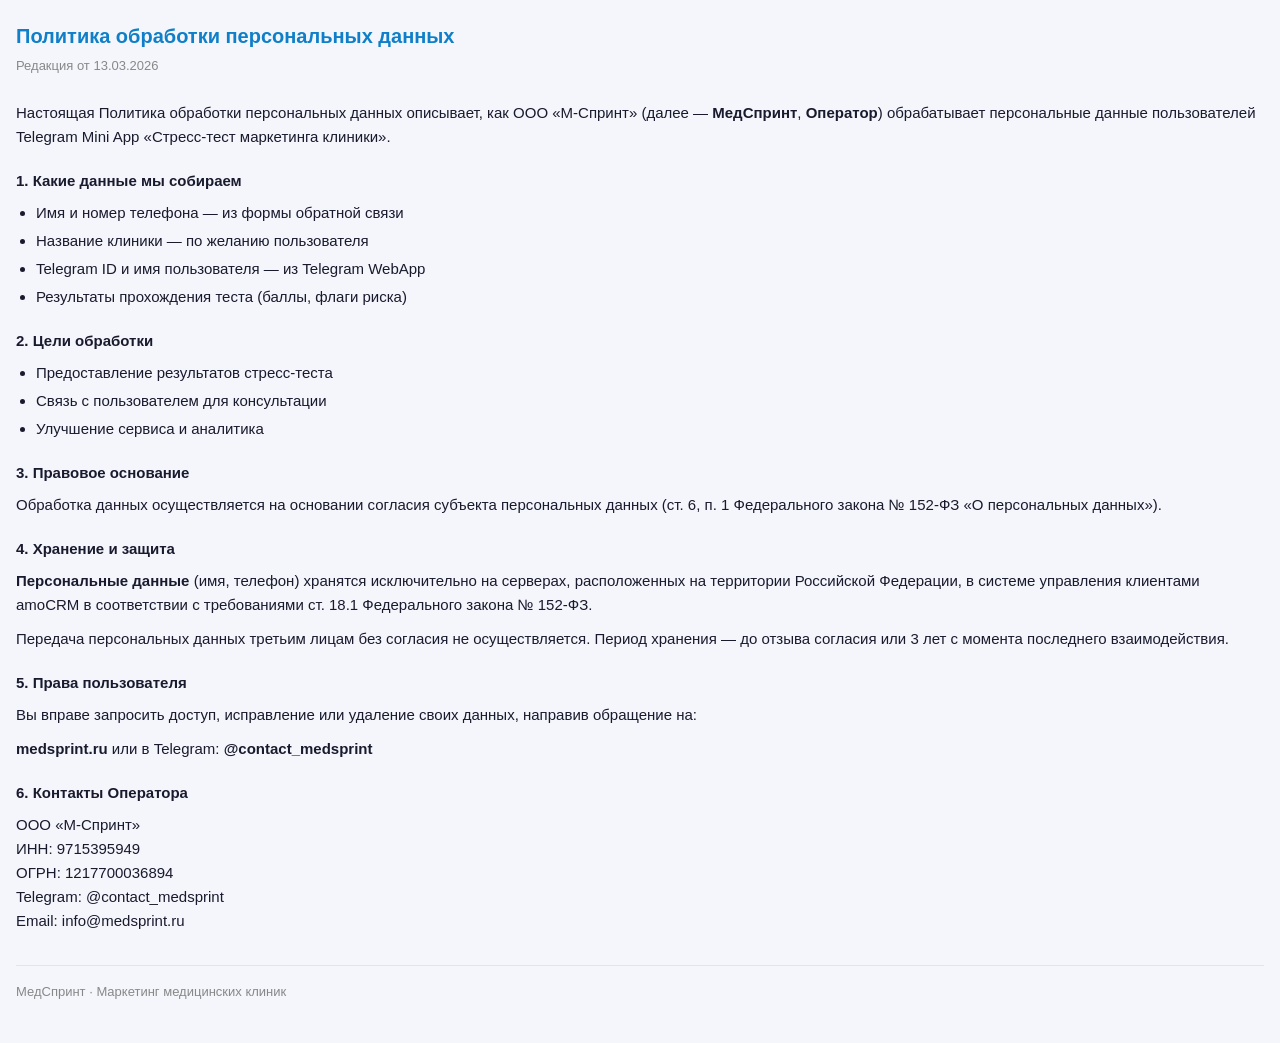
<file: tg-app/privacy.html>
<!DOCTYPE html>
<html lang="ru">
<head>
  <meta charset="UTF-8">
  <meta name="viewport" content="width=device-width, initial-scale=1.0, maximum-scale=1.0">
  <title>Политика обработки персональных данных — МедСпринт</title>
  <style>
    * { box-sizing: border-box; margin: 0; padding: 0; }
    body {
      font-family: -apple-system, BlinkMacSystemFont, 'Segoe UI', sans-serif;
      font-size: 15px;
      line-height: 1.6;
      color: #1a1a2e;
      background: #f4f6fb;
      padding: 20px 16px 40px;
    }
    h1 {
      font-size: 20px;
      font-weight: 700;
      margin-bottom: 4px;
      color: #0e7fc8;
    }
    .updated {
      font-size: 13px;
      color: #888;
      margin-bottom: 24px;
    }
    h2 {
      font-size: 15px;
      font-weight: 700;
      margin: 20px 0 8px;
      color: #1a1a2e;
    }
    p { margin-bottom: 10px; }
    ul {
      margin: 8px 0 10px 20px;
    }
    ul li { margin-bottom: 4px; }
    .footer {
      margin-top: 32px;
      font-size: 13px;
      color: #888;
      border-top: 1px solid #e0e4ee;
      padding-top: 16px;
    }
  </style>
</head>
<body>

<h1>Политика обработки персональных данных</h1>
<div class="updated">Редакция от 13.03.2026</div>

<p>Настоящая Политика обработки персональных данных описывает, как ООО «М-Спринт» (далее — <strong>МедСпринт</strong>, <strong>Оператор</strong>) обрабатывает персональные данные пользователей Telegram Mini App «Стресс-тест маркетинга клиники».</p>

<h2>1. Какие данные мы собираем</h2>
<ul>
  <li>Имя и номер телефона — из формы обратной связи</li>
  <li>Название клиники — по желанию пользователя</li>
  <li>Telegram ID и имя пользователя — из Telegram WebApp</li>
  <li>Результаты прохождения теста (баллы, флаги риска)</li>
</ul>

<h2>2. Цели обработки</h2>
<ul>
  <li>Предоставление результатов стресс-теста</li>
  <li>Связь с пользователем для консультации</li>
  <li>Улучшение сервиса и аналитика</li>
</ul>

<h2>3. Правовое основание</h2>
<p>Обработка данных осуществляется на основании согласия субъекта персональных данных (ст. 6, п. 1 Федерального закона № 152-ФЗ «О персональных данных»).</p>

<h2>4. Хранение и защита</h2>
<p><strong>Персональные данные</strong> (имя, телефон) хранятся исключительно на серверах, расположенных на территории Российской Федерации, в системе управления клиентами amoCRM в соответствии с требованиями ст. 18.1 Федерального закона № 152-ФЗ.</p>
<p>Передача персональных данных третьим лицам без согласия не осуществляется. Период хранения — до отзыва согласия или 3 лет с момента последнего взаимодействия.</p>

<h2>5. Права пользователя</h2>
<p>Вы вправе запросить доступ, исправление или удаление своих данных, направив обращение на:</p>
<p><strong>medsprint.ru</strong> или в Telegram: <strong>@contact_medsprint</strong></p>

<h2>6. Контакты Оператора</h2>
<p>ООО «М-Спринт»<br>
ИНН: 9715395949<br>
ОГРН: 1217700036894<br>
Telegram: @contact_medsprint<br>
Email: info@medsprint.ru</p>

<div class="footer">МедСпринт · Маркетинг медицинских клиник</div>

</body>
</html>
</file>
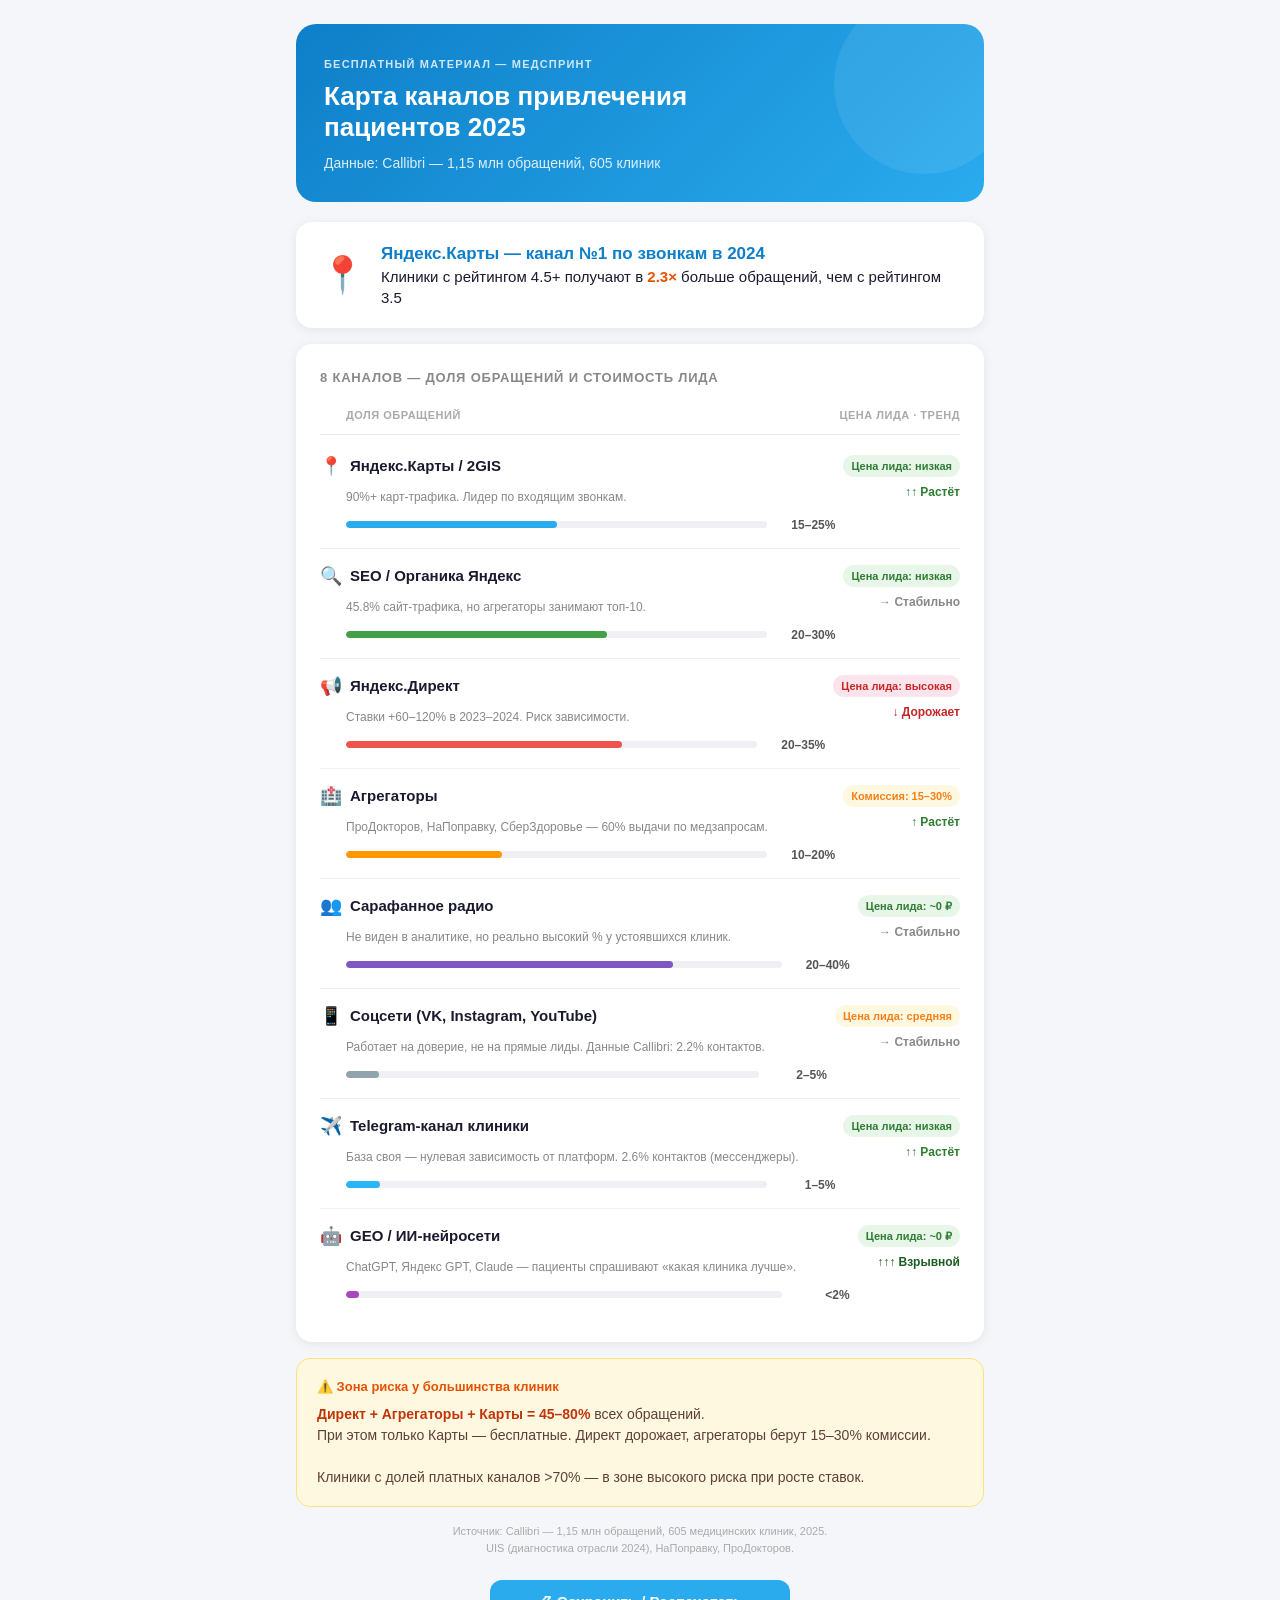
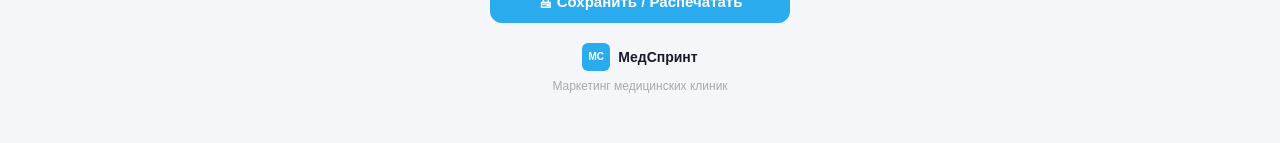
<file: tg-app/materials/channels-map.html>
<!DOCTYPE html>
<html lang="ru">
<head>
  <meta charset="UTF-8">
  <meta name="viewport" content="width=device-width, initial-scale=1.0">
  <title>Карта каналов привлечения пациентов 2025 — МедСпринт</title>
  <style>
    *, *::before, *::after { box-sizing: border-box; margin: 0; padding: 0; }

    body {
      font-family: -apple-system, BlinkMacSystemFont, "Segoe UI", Roboto, sans-serif;
      background: #f4f6f9;
      color: #1a1a2e;
      line-height: 1.5;
      min-height: 100vh;
    }

    .page {
      max-width: 720px;
      margin: 0 auto;
      padding: 24px 16px 48px;
    }

    /* ─── Header ─── */
    .header {
      background: linear-gradient(135deg, #0e7fc8 0%, #2AABEE 100%);
      border-radius: 20px;
      padding: 32px 28px 28px;
      color: #fff;
      margin-bottom: 20px;
      position: relative;
      overflow: hidden;
    }
    .header::after {
      content: '';
      position: absolute;
      right: -30px; top: -30px;
      width: 180px; height: 180px;
      border-radius: 50%;
      background: rgba(255,255,255,0.08);
      pointer-events: none;
    }
    .header-label {
      font-size: 11px;
      font-weight: 600;
      letter-spacing: 1.2px;
      text-transform: uppercase;
      opacity: 0.8;
      margin-bottom: 8px;
    }
    .header-title {
      font-size: 26px;
      font-weight: 800;
      line-height: 1.2;
      margin-bottom: 10px;
    }
    .header-sub {
      font-size: 14px;
      opacity: 0.85;
    }

    /* ─── Hero stat ─── */
    .hero-stat {
      background: #fff;
      border-radius: 16px;
      padding: 20px 24px;
      margin-bottom: 16px;
      display: flex;
      align-items: center;
      gap: 16px;
      box-shadow: 0 2px 12px rgba(0,0,0,0.07);
    }
    .hero-stat-icon {
      font-size: 36px;
      flex-shrink: 0;
    }
    .hero-stat-text {
      font-size: 15px;
      font-weight: 500;
      color: #1a1a2e;
      line-height: 1.4;
    }
    .hero-stat-text strong {
      color: #0e7fc8;
      font-size: 17px;
    }

    /* ─── Section card ─── */
    .card {
      background: #fff;
      border-radius: 16px;
      padding: 24px;
      margin-bottom: 16px;
      box-shadow: 0 2px 12px rgba(0,0,0,0.07);
    }
    .card-title {
      font-size: 13px;
      font-weight: 700;
      letter-spacing: 0.8px;
      text-transform: uppercase;
      color: #888;
      margin-bottom: 20px;
    }

    /* ─── Channel rows ─── */
    .channel-row {
      display: grid;
      grid-template-columns: 1fr auto;
      align-items: start;
      gap: 8px;
      padding: 14px 0;
      border-bottom: 1px solid #f0f0f4;
    }
    .channel-row:last-child { border-bottom: none; }

    .channel-left {}
    .channel-name-wrap {
      display: flex;
      align-items: center;
      gap: 8px;
      margin-bottom: 8px;
    }
    .channel-emoji { font-size: 18px; }
    .channel-name {
      font-size: 15px;
      font-weight: 600;
      color: #1a1a2e;
    }
    .channel-desc {
      font-size: 12px;
      color: #888;
      margin-bottom: 10px;
      padding-left: 26px;
    }

    .bar-wrap {
      display: flex;
      align-items: center;
      gap: 8px;
      padding-left: 26px;
    }
    .bar-track {
      flex: 1;
      height: 7px;
      background: #f0f0f4;
      border-radius: 99px;
      overflow: hidden;
    }
    .bar-fill {
      height: 100%;
      border-radius: 99px;
    }
    .bar-label {
      font-size: 12px;
      font-weight: 600;
      color: #555;
      white-space: nowrap;
      min-width: 60px;
      text-align: right;
    }

    .channel-right {
      display: flex;
      flex-direction: column;
      align-items: flex-end;
      gap: 6px;
      padding-top: 2px;
    }

    .badge {
      font-size: 11px;
      font-weight: 600;
      padding: 3px 8px;
      border-radius: 99px;
      white-space: nowrap;
    }
    .badge-green  { background: #e8f5e9; color: #2e7d32; }
    .badge-yellow { background: #fff8e1; color: #f57f17; }
    .badge-red    { background: #fce4ec; color: #c62828; }
    .badge-blue   { background: #e3f2fd; color: #1565c0; }
    .badge-gray   { background: #f0f0f4; color: #666; }

    .trend {
      font-size: 12px;
      font-weight: 700;
    }
    .trend-up2   { color: #2e7d32; }
    .trend-up3   { color: #1b5e20; }
    .trend-flat  { color: #888; }
    .trend-down  { color: #c62828; }

    /* ─── Column headers ─── */
    .col-headers {
      display: grid;
      grid-template-columns: 1fr auto;
      gap: 8px;
      padding: 0 0 10px;
      border-bottom: 1.5px solid #e8eaf0;
      margin-bottom: 4px;
    }
    .col-header-left {
      font-size: 11px;
      font-weight: 600;
      color: #aaa;
      text-transform: uppercase;
      letter-spacing: 0.5px;
      padding-left: 26px;
    }
    .col-header-right {
      font-size: 11px;
      font-weight: 600;
      color: #aaa;
      text-transform: uppercase;
      letter-spacing: 0.5px;
      text-align: right;
      white-space: nowrap;
    }

    /* ─── Risk insight ─── */
    .risk-box {
      background: #fff8e1;
      border: 1.5px solid #ffe082;
      border-radius: 14px;
      padding: 18px 20px;
      margin-bottom: 16px;
    }
    .risk-box-title {
      font-size: 13px;
      font-weight: 700;
      color: #e65100;
      margin-bottom: 8px;
    }
    .risk-box p {
      font-size: 14px;
      color: #5d4037;
      line-height: 1.5;
    }
    .risk-box strong { color: #bf360c; }

    /* ─── Source ─── */
    .source {
      font-size: 11px;
      color: #aaa;
      text-align: center;
      margin-bottom: 24px;
      line-height: 1.5;
    }

    /* ─── Footer ─── */
    .footer {
      text-align: center;
    }
    .footer-logo {
      display: inline-flex;
      align-items: center;
      gap: 8px;
      margin-bottom: 6px;
    }
    .footer-logo-box {
      width: 28px; height: 28px;
      background: #2AABEE;
      border-radius: 6px;
      display: flex; align-items: center; justify-content: center;
      color: #fff;
      font-size: 10px;
      font-weight: 800;
      line-height: 1;
    }
    .footer-logo-name {
      font-size: 14px;
      font-weight: 700;
      color: #1a1a2e;
    }
    .footer-tagline {
      font-size: 12px;
      color: #aaa;
    }

    /* ─── Print button ─── */
    .print-btn {
      display: block;
      width: 100%;
      max-width: 300px;
      margin: 0 auto 20px;
      padding: 13px 0;
      background: #2AABEE;
      color: #fff;
      border: none;
      border-radius: 12px;
      font-size: 15px;
      font-weight: 600;
      cursor: pointer;
      text-align: center;
    }
    .print-btn:active { opacity: 0.85; }

    @media print {
      body { background: #fff; }
      .page { padding: 0; }
      .print-btn { display: none; }
      .card, .hero-stat, .risk-box { box-shadow: none; }
    }
    @media (max-width: 480px) {
      .header-title { font-size: 22px; }
    }
  </style>
</head>
<body>
<div class="page">

  <!-- Header -->
  <div class="header">
    <div class="header-label">Бесплатный материал — МедСпринт</div>
    <div class="header-title">Карта каналов привлечения<br>пациентов 2025</div>
    <div class="header-sub">Данные: Callibri — 1,15 млн обращений, 605 клиник</div>
  </div>

  <!-- Hero stat -->
  <div class="hero-stat">
    <div class="hero-stat-icon">📍</div>
    <div class="hero-stat-text">
      <strong>Яндекс.Карты — канал №1 по звонкам в 2024</strong><br>
      Клиники с рейтингом 4.5+ получают в <strong style="color:#e65100;font-size:inherit">2.3×</strong> больше обращений, чем с рейтингом 3.5
    </div>
  </div>

  <!-- Channels table -->
  <div class="card">
    <div class="card-title">8 каналов — доля обращений и стоимость лида</div>

    <!-- Подписи колонок -->
    <div class="col-headers">
      <div class="col-header-left">Доля обращений</div>
      <div class="col-header-right">Цена лида · Тренд</div>
    </div>

    <!-- 1. Яндекс.Карты -->
    <div class="channel-row">
      <div class="channel-left">
        <div class="channel-name-wrap">
          <span class="channel-emoji">📍</span>
          <span class="channel-name">Яндекс.Карты / 2GIS</span>
        </div>
        <div class="channel-desc">90%+ карт-трафика. Лидер по входящим звонкам.</div>
        <div class="bar-wrap">
          <div class="bar-track"><div class="bar-fill" style="width:50%;background:#2AABEE"></div></div>
          <div class="bar-label">15–25%</div>
        </div>
      </div>
      <div class="channel-right">
        <span class="badge badge-green">Цена лида: низкая</span>
        <span class="trend trend-up2">↑↑ Растёт</span>
      </div>
    </div>

    <!-- 2. SEO -->
    <div class="channel-row">
      <div class="channel-left">
        <div class="channel-name-wrap">
          <span class="channel-emoji">🔍</span>
          <span class="channel-name">SEO / Органика Яндекс</span>
        </div>
        <div class="channel-desc">45.8% сайт-трафика, но агрегаторы занимают топ-10.</div>
        <div class="bar-wrap">
          <div class="bar-track"><div class="bar-fill" style="width:62%;background:#43a047"></div></div>
          <div class="bar-label">20–30%</div>
        </div>
      </div>
      <div class="channel-right">
        <span class="badge badge-green">Цена лида: низкая</span>
        <span class="trend trend-flat">→ Стабильно</span>
      </div>
    </div>

    <!-- 3. Директ -->
    <div class="channel-row">
      <div class="channel-left">
        <div class="channel-name-wrap">
          <span class="channel-emoji">📢</span>
          <span class="channel-name">Яндекс.Директ</span>
        </div>
        <div class="channel-desc">Ставки +60–120% в 2023–2024. Риск зависимости.</div>
        <div class="bar-wrap">
          <div class="bar-track"><div class="bar-fill" style="width:67%;background:#ef5350"></div></div>
          <div class="bar-label">20–35%</div>
        </div>
      </div>
      <div class="channel-right">
        <span class="badge badge-red">Цена лида: высокая</span>
        <span class="trend trend-down">↓ Дорожает</span>
      </div>
    </div>

    <!-- 4. Агрегаторы -->
    <div class="channel-row">
      <div class="channel-left">
        <div class="channel-name-wrap">
          <span class="channel-emoji">🏥</span>
          <span class="channel-name">Агрегаторы</span>
        </div>
        <div class="channel-desc">ПроДокторов, НаПоправку, СберЗдоровье — 60% выдачи по медзапросам.</div>
        <div class="bar-wrap">
          <div class="bar-track"><div class="bar-fill" style="width:37%;background:#ff9800"></div></div>
          <div class="bar-label">10–20%</div>
        </div>
      </div>
      <div class="channel-right">
        <span class="badge badge-yellow">Комиссия: 15–30%</span>
        <span class="trend trend-up2">↑ Растёт</span>
      </div>
    </div>

    <!-- 5. Сарафан -->
    <div class="channel-row">
      <div class="channel-left">
        <div class="channel-name-wrap">
          <span class="channel-emoji">👥</span>
          <span class="channel-name">Сарафанное радио</span>
        </div>
        <div class="channel-desc">Не виден в аналитике, но реально высокий % у устоявшихся клиник.</div>
        <div class="bar-wrap">
          <div class="bar-track"><div class="bar-fill" style="width:75%;background:#7e57c2"></div></div>
          <div class="bar-label">20–40%</div>
        </div>
      </div>
      <div class="channel-right">
        <span class="badge badge-green">Цена лида: ~0 ₽</span>
        <span class="trend trend-flat">→ Стабильно</span>
      </div>
    </div>

    <!-- 6. Соцсети -->
    <div class="channel-row">
      <div class="channel-left">
        <div class="channel-name-wrap">
          <span class="channel-emoji">📱</span>
          <span class="channel-name">Соцсети (VK, Instagram, YouTube)</span>
        </div>
        <div class="channel-desc">Работает на доверие, не на прямые лиды. Данные Callibri: 2.2% контактов.</div>
        <div class="bar-wrap">
          <div class="bar-track"><div class="bar-fill" style="width:8%;background:#90a4ae"></div></div>
          <div class="bar-label">2–5%</div>
        </div>
      </div>
      <div class="channel-right">
        <span class="badge badge-yellow">Цена лида: средняя</span>
        <span class="trend trend-flat">→ Стабильно</span>
      </div>
    </div>

    <!-- 7. Telegram -->
    <div class="channel-row">
      <div class="channel-left">
        <div class="channel-name-wrap">
          <span class="channel-emoji">✈️</span>
          <span class="channel-name">Telegram-канал клиники</span>
        </div>
        <div class="channel-desc">База своя — нулевая зависимость от платформ. 2.6% контактов (мессенджеры).</div>
        <div class="bar-wrap">
          <div class="bar-track"><div class="bar-fill" style="width:8%;background:#29b6f6"></div></div>
          <div class="bar-label">1–5%</div>
        </div>
      </div>
      <div class="channel-right">
        <span class="badge badge-green">Цена лида: низкая</span>
        <span class="trend trend-up2">↑↑ Растёт</span>
      </div>
    </div>

    <!-- 8. GEO / ИИ -->
    <div class="channel-row">
      <div class="channel-left">
        <div class="channel-name-wrap">
          <span class="channel-emoji">🤖</span>
          <span class="channel-name">GEO / ИИ-нейросети</span>
        </div>
        <div class="channel-desc">ChatGPT, Яндекс GPT, Claude — пациенты спрашивают «какая клиника лучше».</div>
        <div class="bar-wrap">
          <div class="bar-track"><div class="bar-fill" style="width:3%;background:#ab47bc"></div></div>
          <div class="bar-label">&lt;2%</div>
        </div>
      </div>
      <div class="channel-right">
        <span class="badge badge-green">Цена лида: ~0 ₽</span>
        <span class="trend trend-up3">↑↑↑ Взрывной</span>
      </div>
    </div>

  </div>

  <!-- Risk insight -->
  <div class="risk-box">
    <div class="risk-box-title">⚠️ Зона риска у большинства клиник</div>
    <p>
      <strong>Директ + Агрегаторы + Карты = 45–80%</strong> всех обращений.<br>
      При этом только Карты — бесплатные. Директ дорожает, агрегаторы берут 15–30% комиссии.<br><br>
      Клиники с долей платных каналов &gt;70% — в зоне высокого риска при росте ставок.
    </p>
  </div>

  <!-- Source -->
  <div class="source">
    Источник: Callibri — 1,15 млн обращений, 605 медицинских клиник, 2025.<br>
    UIS (диагностика отрасли 2024), НаПоправку, ПроДокторов.
  </div>

  <!-- Print button -->
  <button class="print-btn" onclick="window.print()">🖨 Сохранить / Распечатать</button>

  <!-- Footer -->
  <div class="footer">
    <div class="footer-logo">
      <div class="footer-logo-box">МС</div>
      <div class="footer-logo-name">МедСпринт</div>
    </div>
    <div class="footer-tagline">Маркетинг медицинских клиник</div>
  </div>

</div>
</body>
</html>
</file>
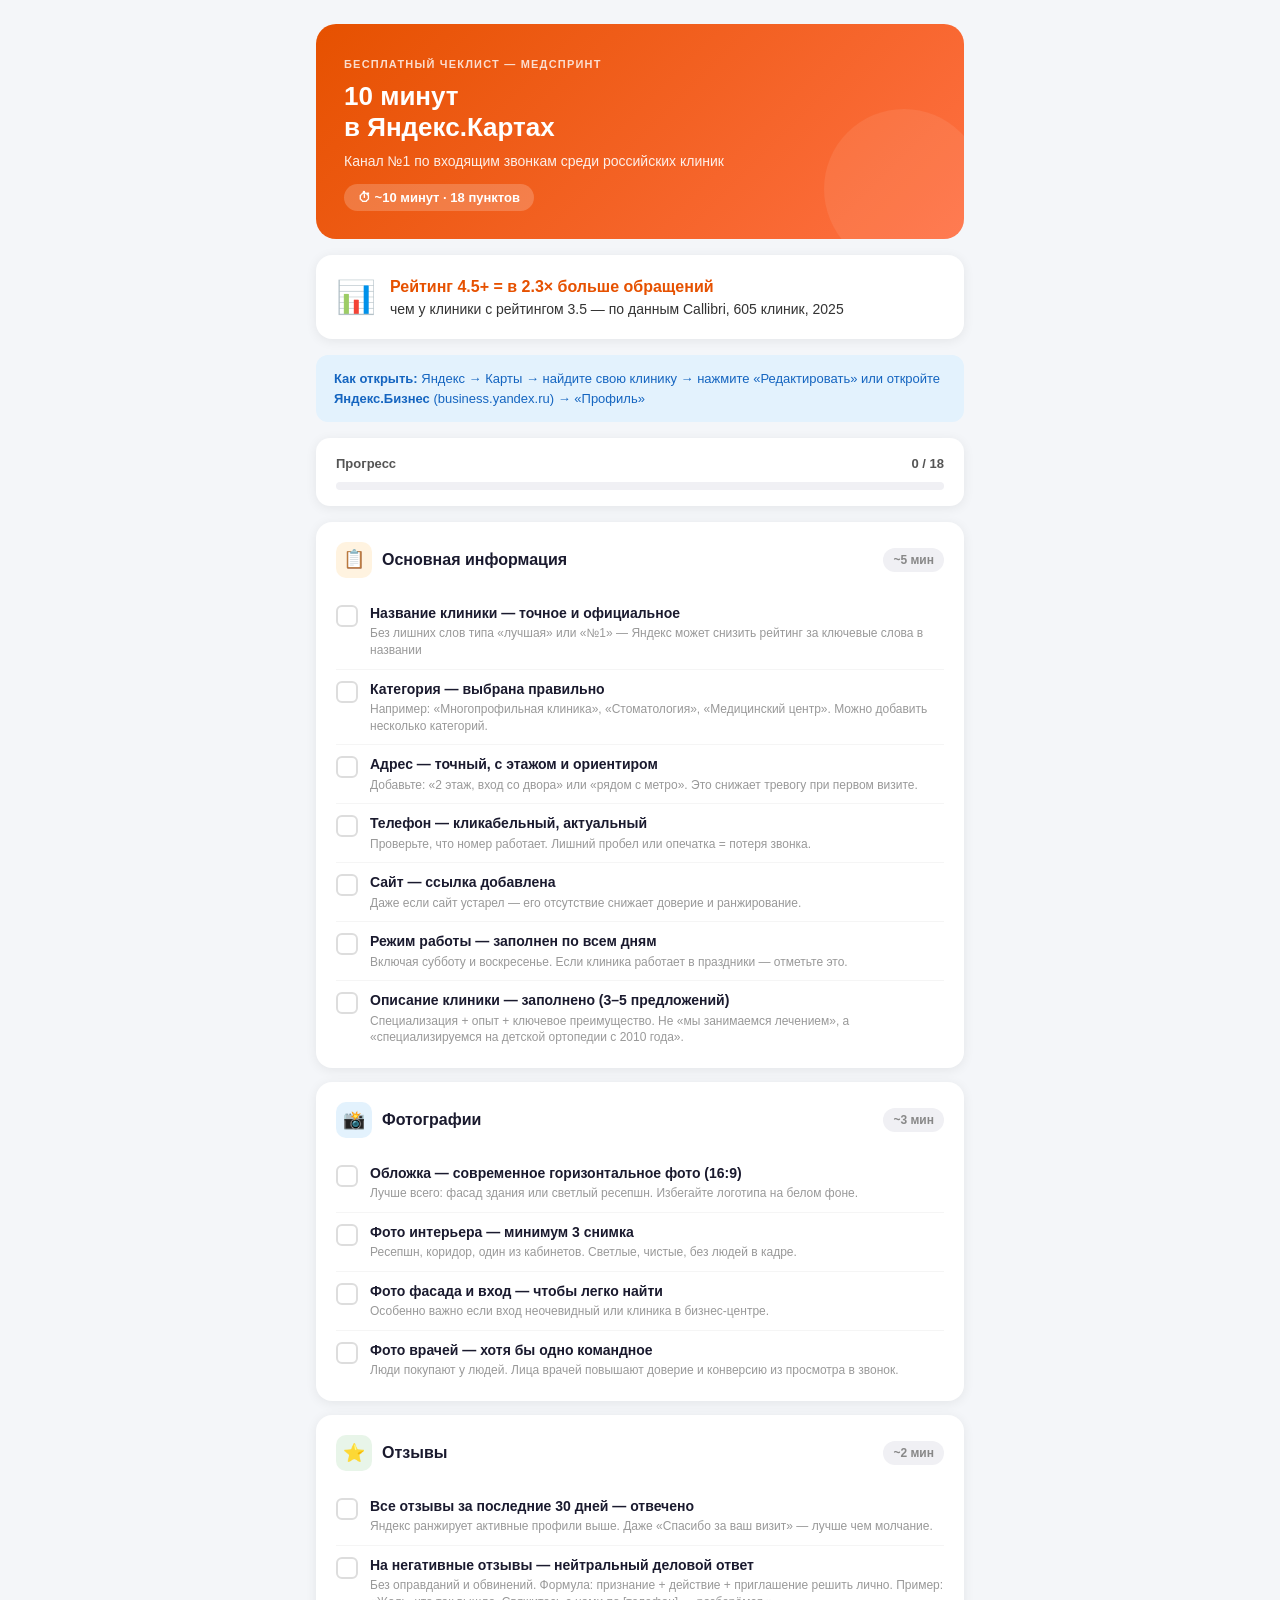
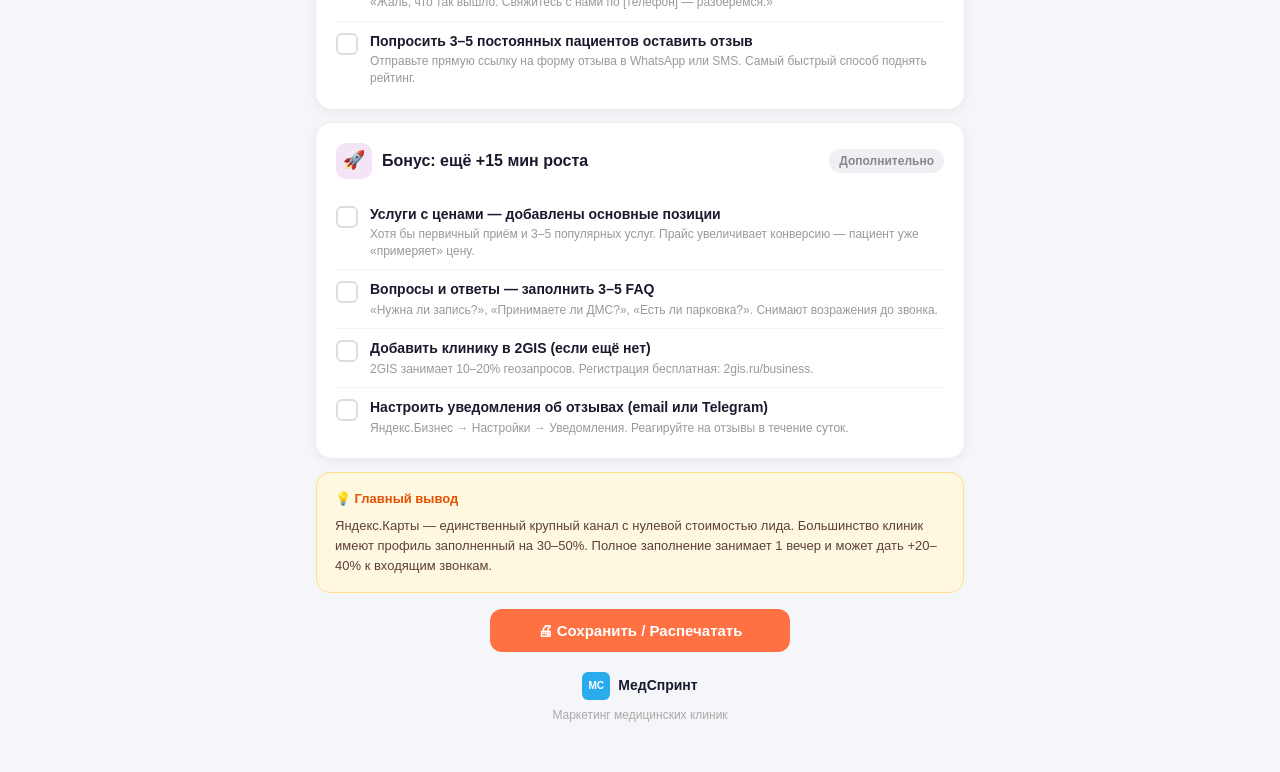
<file: tg-app/materials/yandex-maps-checklist.html>
<!DOCTYPE html>
<html lang="ru">
<head>
  <meta charset="UTF-8">
  <meta name="viewport" content="width=device-width, initial-scale=1.0">
  <title>Чеклист: 10 минут в Яндекс.Картах — МедСпринт</title>
  <style>
    *, *::before, *::after { box-sizing: border-box; margin: 0; padding: 0; }

    body {
      font-family: -apple-system, BlinkMacSystemFont, "Segoe UI", Roboto, sans-serif;
      background: #f4f6f9;
      color: #1a1a2e;
      line-height: 1.5;
      min-height: 100vh;
    }

    .page {
      max-width: 680px;
      margin: 0 auto;
      padding: 24px 16px 48px;
    }

    /* ─── Header ─── */
    .header {
      background: linear-gradient(135deg, #e65100 0%, #ff7043 100%);
      border-radius: 20px;
      padding: 32px 28px 28px;
      color: #fff;
      margin-bottom: 16px;
      position: relative;
      overflow: hidden;
    }
    .header::after {
      content: '';
      position: absolute;
      right: -20px; bottom: -30px;
      width: 160px; height: 160px;
      border-radius: 50%;
      background: rgba(255,255,255,0.08);
      pointer-events: none;
    }
    .header-label {
      font-size: 11px;
      font-weight: 600;
      letter-spacing: 1.2px;
      text-transform: uppercase;
      opacity: 0.8;
      margin-bottom: 8px;
    }
    .header-title {
      font-size: 26px;
      font-weight: 800;
      line-height: 1.2;
      margin-bottom: 8px;
    }
    .header-sub {
      font-size: 14px;
      opacity: 0.9;
    }
    .header-time {
      display: inline-block;
      margin-top: 12px;
      background: rgba(255,255,255,0.2);
      border-radius: 99px;
      padding: 4px 14px;
      font-size: 13px;
      font-weight: 600;
    }

    /* ─── Key stat ─── */
    .key-stat {
      background: #fff;
      border-radius: 16px;
      padding: 18px 20px;
      margin-bottom: 16px;
      display: flex;
      align-items: center;
      gap: 14px;
      box-shadow: 0 2px 12px rgba(0,0,0,0.07);
    }
    .key-stat-icon { font-size: 32px; flex-shrink: 0; }
    .key-stat-text { font-size: 14px; color: #333; line-height: 1.5; }
    .key-stat-text strong { color: #e65100; font-size: 16px; }

    /* ─── How to open ─── */
    .how-to {
      background: #e3f2fd;
      border-radius: 12px;
      padding: 14px 18px;
      margin-bottom: 16px;
      font-size: 13px;
      color: #1565c0;
      line-height: 1.5;
    }
    .how-to strong { font-weight: 700; }

    /* ─── Section ─── */
    .section {
      background: #fff;
      border-radius: 16px;
      padding: 20px 20px 12px;
      margin-bottom: 14px;
      box-shadow: 0 2px 12px rgba(0,0,0,0.07);
    }
    .section-header {
      display: flex;
      align-items: center;
      gap: 10px;
      margin-bottom: 16px;
    }
    .section-icon {
      width: 36px; height: 36px;
      border-radius: 10px;
      display: flex; align-items: center; justify-content: center;
      font-size: 18px;
      flex-shrink: 0;
    }
    .section-title {
      font-size: 16px;
      font-weight: 700;
      color: #1a1a2e;
    }
    .section-time {
      margin-left: auto;
      font-size: 12px;
      font-weight: 600;
      color: #888;
      background: #f0f0f4;
      padding: 3px 10px;
      border-radius: 99px;
    }

    /* ─── Checklist item ─── */
    .check-item {
      display: flex;
      align-items: flex-start;
      gap: 12px;
      padding: 10px 0;
      border-bottom: 1px solid #f5f5f5;
      cursor: pointer;
      -webkit-tap-highlight-color: transparent;
    }
    .check-item:last-child { border-bottom: none; }

    .check-item input[type="checkbox"] { display: none; }

    .check-box {
      width: 22px; height: 22px;
      border: 2px solid #ddd;
      border-radius: 6px;
      flex-shrink: 0;
      margin-top: 1px;
      display: flex; align-items: center; justify-content: center;
      transition: all 0.15s;
      background: #fff;
    }
    .check-item input:checked ~ .check-box {
      background: #ff7043;
      border-color: #ff7043;
    }
    .check-item input:checked ~ .check-box::after {
      content: '✓';
      color: #fff;
      font-size: 13px;
      font-weight: 700;
    }

    .check-content { flex: 1; }
    .check-title {
      font-size: 14px;
      font-weight: 600;
      color: #1a1a2e;
      line-height: 1.3;
      transition: color 0.15s;
    }
    .check-item input:checked ~ .check-content .check-title {
      color: #aaa;
      text-decoration: line-through;
    }
    .check-hint {
      font-size: 12px;
      color: #999;
      margin-top: 3px;
      line-height: 1.4;
    }

    /* ─── Progress ─── */
    .progress-wrap {
      background: #fff;
      border-radius: 14px;
      padding: 16px 20px;
      margin-bottom: 16px;
      box-shadow: 0 2px 12px rgba(0,0,0,0.07);
    }
    .progress-label {
      display: flex;
      justify-content: space-between;
      font-size: 13px;
      font-weight: 600;
      color: #555;
      margin-bottom: 8px;
    }
    .progress-track {
      height: 8px;
      background: #f0f0f4;
      border-radius: 99px;
      overflow: hidden;
    }
    .progress-fill {
      height: 100%;
      background: linear-gradient(90deg, #ff7043, #ffa726);
      border-radius: 99px;
      width: 0%;
      transition: width 0.3s ease;
    }

    /* ─── Tip box ─── */
    .tip-box {
      background: #fff8e1;
      border: 1.5px solid #ffe082;
      border-radius: 14px;
      padding: 16px 18px;
      margin-bottom: 16px;
      font-size: 13px;
      color: #5d4037;
      line-height: 1.55;
    }
    .tip-box-title {
      font-size: 13px;
      font-weight: 700;
      color: #e65100;
      margin-bottom: 6px;
    }

    /* ─── Print button ─── */
    .print-btn {
      display: block;
      width: 100%;
      max-width: 300px;
      margin: 0 auto 20px;
      padding: 13px 0;
      background: #ff7043;
      color: #fff;
      border: none;
      border-radius: 12px;
      font-size: 15px;
      font-weight: 600;
      cursor: pointer;
      text-align: center;
    }

    /* ─── Footer ─── */
    .footer { text-align: center; }
    .footer-logo {
      display: inline-flex;
      align-items: center;
      gap: 8px;
      margin-bottom: 6px;
    }
    .footer-logo-box {
      width: 28px; height: 28px;
      background: #2AABEE;
      border-radius: 6px;
      display: flex; align-items: center; justify-content: center;
      color: #fff;
      font-size: 10px;
      font-weight: 800;
    }
    .footer-logo-name { font-size: 14px; font-weight: 700; color: #1a1a2e; }
    .footer-tagline { font-size: 12px; color: #aaa; }

    /* ─── Icon colors ─── */
    .icon-orange { background: #fff3e0; }
    .icon-blue   { background: #e3f2fd; }
    .icon-green  { background: #e8f5e9; }
    .icon-purple { background: #f3e5f5; }

    @media print {
      body { background: #fff; }
      .page { padding: 0; }
      .print-btn { display: none; }
      .check-box { border: 2px solid #333 !important; background: #fff !important; }
      .check-box::after { display: none !important; }
      .progress-wrap { display: none; }
      .card, .section { box-shadow: none; }
    }
    @media (max-width: 480px) {
      .header-title { font-size: 22px; }
    }
  </style>
</head>
<body>
<div class="page">

  <!-- Header -->
  <div class="header">
    <div class="header-label">Бесплатный чеклист — МедСпринт</div>
    <div class="header-title">10 минут<br>в Яндекс.Картах</div>
    <div class="header-sub">Канал №1 по входящим звонкам среди российских клиник</div>
    <div class="header-time">⏱ ~10 минут · 18 пунктов</div>
  </div>

  <!-- Key stat -->
  <div class="key-stat">
    <div class="key-stat-icon">📊</div>
    <div class="key-stat-text">
      <strong>Рейтинг 4.5+ = в 2.3× больше обращений</strong><br>
      чем у клиники с рейтингом 3.5 — по данным Callibri, 605 клиник, 2025
    </div>
  </div>

  <!-- How to open -->
  <div class="how-to">
    <strong>Как открыть:</strong> Яндекс → Карты → найдите свою клинику → нажмите «Редактировать» или откройте <strong>Яндекс.Бизнес</strong> (business.yandex.ru) → «Профиль»
  </div>

  <!-- Progress -->
  <div class="progress-wrap">
    <div class="progress-label">
      <span>Прогресс</span>
      <span id="progress-count">0 / 18</span>
    </div>
    <div class="progress-track">
      <div class="progress-fill" id="progress-fill"></div>
    </div>
  </div>

  <!-- Section 1: Basic info -->
  <div class="section">
    <div class="section-header">
      <div class="section-icon icon-orange">📋</div>
      <div class="section-title">Основная информация</div>
      <div class="section-time">~5 мин</div>
    </div>

    <label class="check-item">
      <input type="checkbox" class="check-input">
      <div class="check-box"></div>
      <div class="check-content">
        <div class="check-title">Название клиники — точное и официальное</div>
        <div class="check-hint">Без лишних слов типа «лучшая» или «№1» — Яндекс может снизить рейтинг за ключевые слова в названии</div>
      </div>
    </label>

    <label class="check-item">
      <input type="checkbox" class="check-input">
      <div class="check-box"></div>
      <div class="check-content">
        <div class="check-title">Категория — выбрана правильно</div>
        <div class="check-hint">Например: «Многопрофильная клиника», «Стоматология», «Медицинский центр». Можно добавить несколько категорий.</div>
      </div>
    </label>

    <label class="check-item">
      <input type="checkbox" class="check-input">
      <div class="check-box"></div>
      <div class="check-content">
        <div class="check-title">Адрес — точный, с этажом и ориентиром</div>
        <div class="check-hint">Добавьте: «2 этаж, вход со двора» или «рядом с метро». Это снижает тревогу при первом визите.</div>
      </div>
    </label>

    <label class="check-item">
      <input type="checkbox" class="check-input">
      <div class="check-box"></div>
      <div class="check-content">
        <div class="check-title">Телефон — кликабельный, актуальный</div>
        <div class="check-hint">Проверьте, что номер работает. Лишний пробел или опечатка = потеря звонка.</div>
      </div>
    </label>

    <label class="check-item">
      <input type="checkbox" class="check-input">
      <div class="check-box"></div>
      <div class="check-content">
        <div class="check-title">Сайт — ссылка добавлена</div>
        <div class="check-hint">Даже если сайт устарел — его отсутствие снижает доверие и ранжирование.</div>
      </div>
    </label>

    <label class="check-item">
      <input type="checkbox" class="check-input">
      <div class="check-box"></div>
      <div class="check-content">
        <div class="check-title">Режим работы — заполнен по всем дням</div>
        <div class="check-hint">Включая субботу и воскресенье. Если клиника работает в праздники — отметьте это.</div>
      </div>
    </label>

    <label class="check-item">
      <input type="checkbox" class="check-input">
      <div class="check-box"></div>
      <div class="check-content">
        <div class="check-title">Описание клиники — заполнено (3–5 предложений)</div>
        <div class="check-hint">Специализация + опыт + ключевое преимущество. Не «мы занимаемся лечением», а «специализируемся на детской ортопедии с 2010 года».</div>
      </div>
    </label>
  </div>

  <!-- Section 2: Photos -->
  <div class="section">
    <div class="section-header">
      <div class="section-icon icon-blue">📸</div>
      <div class="section-title">Фотографии</div>
      <div class="section-time">~3 мин</div>
    </div>

    <label class="check-item">
      <input type="checkbox" class="check-input">
      <div class="check-box"></div>
      <div class="check-content">
        <div class="check-title">Обложка — современное горизонтальное фото (16:9)</div>
        <div class="check-hint">Лучше всего: фасад здания или светлый ресепшн. Избегайте логотипа на белом фоне.</div>
      </div>
    </label>

    <label class="check-item">
      <input type="checkbox" class="check-input">
      <div class="check-box"></div>
      <div class="check-content">
        <div class="check-title">Фото интерьера — минимум 3 снимка</div>
        <div class="check-hint">Ресепшн, коридор, один из кабинетов. Светлые, чистые, без людей в кадре.</div>
      </div>
    </label>

    <label class="check-item">
      <input type="checkbox" class="check-input">
      <div class="check-box"></div>
      <div class="check-content">
        <div class="check-title">Фото фасада и вход — чтобы легко найти</div>
        <div class="check-hint">Особенно важно если вход неочевидный или клиника в бизнес-центре.</div>
      </div>
    </label>

    <label class="check-item">
      <input type="checkbox" class="check-input">
      <div class="check-box"></div>
      <div class="check-content">
        <div class="check-title">Фото врачей — хотя бы одно командное</div>
        <div class="check-hint">Люди покупают у людей. Лица врачей повышают доверие и конверсию из просмотра в звонок.</div>
      </div>
    </label>
  </div>

  <!-- Section 3: Reviews -->
  <div class="section">
    <div class="section-header">
      <div class="section-icon icon-green">⭐</div>
      <div class="section-title">Отзывы</div>
      <div class="section-time">~2 мин</div>
    </div>

    <label class="check-item">
      <input type="checkbox" class="check-input">
      <div class="check-box"></div>
      <div class="check-content">
        <div class="check-title">Все отзывы за последние 30 дней — отвечено</div>
        <div class="check-hint">Яндекс ранжирует активные профили выше. Даже «Спасибо за ваш визит» — лучше чем молчание.</div>
      </div>
    </label>

    <label class="check-item">
      <input type="checkbox" class="check-input">
      <div class="check-box"></div>
      <div class="check-content">
        <div class="check-title">На негативные отзывы — нейтральный деловой ответ</div>
        <div class="check-hint">Без оправданий и обвинений. Формула: признание + действие + приглашение решить лично. Пример: «Жаль, что так вышло. Свяжитесь с нами по [телефон] — разберёмся.»</div>
      </div>
    </label>

    <label class="check-item">
      <input type="checkbox" class="check-input">
      <div class="check-box"></div>
      <div class="check-content">
        <div class="check-title">Попросить 3–5 постоянных пациентов оставить отзыв</div>
        <div class="check-hint">Отправьте прямую ссылку на форму отзыва в WhatsApp или SMS. Самый быстрый способ поднять рейтинг.</div>
      </div>
    </label>
  </div>

  <!-- Section 4: Bonus -->
  <div class="section">
    <div class="section-header">
      <div class="section-icon icon-purple">🚀</div>
      <div class="section-title">Бонус: ещё +15 мин роста</div>
      <div class="section-time">Дополнительно</div>
    </div>

    <label class="check-item">
      <input type="checkbox" class="check-input">
      <div class="check-box"></div>
      <div class="check-content">
        <div class="check-title">Услуги с ценами — добавлены основные позиции</div>
        <div class="check-hint">Хотя бы первичный приём и 3–5 популярных услуг. Прайс увеличивает конверсию — пациент уже «примеряет» цену.</div>
      </div>
    </label>

    <label class="check-item">
      <input type="checkbox" class="check-input">
      <div class="check-box"></div>
      <div class="check-content">
        <div class="check-title">Вопросы и ответы — заполнить 3–5 FAQ</div>
        <div class="check-hint">«Нужна ли запись?», «Принимаете ли ДМС?», «Есть ли парковка?». Снимают возражения до звонка.</div>
      </div>
    </label>

    <label class="check-item">
      <input type="checkbox" class="check-input">
      <div class="check-box"></div>
      <div class="check-content">
        <div class="check-title">Добавить клинику в 2GIS (если ещё нет)</div>
        <div class="check-hint">2GIS занимает 10–20% геозапросов. Регистрация бесплатная: 2gis.ru/business.</div>
      </div>
    </label>

    <label class="check-item">
      <input type="checkbox" class="check-input">
      <div class="check-box"></div>
      <div class="check-content">
        <div class="check-title">Настроить уведомления об отзывах (email или Telegram)</div>
        <div class="check-hint">Яндекс.Бизнес → Настройки → Уведомления. Реагируйте на отзывы в течение суток.</div>
      </div>
    </label>
  </div>

  <!-- Tip -->
  <div class="tip-box">
    <div class="tip-box-title">💡 Главный вывод</div>
    Яндекс.Карты — единственный крупный канал с нулевой стоимостью лида.
    Большинство клиник имеют профиль заполненный на 30–50%.
    Полное заполнение занимает 1 вечер и может дать +20–40% к входящим звонкам.
  </div>

  <!-- Print button -->
  <button class="print-btn" onclick="window.print()">🖨 Сохранить / Распечатать</button>

  <!-- Footer -->
  <div class="footer">
    <div class="footer-logo">
      <div class="footer-logo-box">МС</div>
      <div class="footer-logo-name">МедСпринт</div>
    </div>
    <div class="footer-tagline">Маркетинг медицинских клиник</div>
  </div>

</div>

<script>
  const inputs = document.querySelectorAll('.check-input');
  const fill = document.getElementById('progress-fill');
  const count = document.getElementById('progress-count');
  const total = inputs.length;

  function update() {
    const done = document.querySelectorAll('.check-input:checked').length;
    fill.style.width = (done / total * 100) + '%';
    count.textContent = done + ' / ' + total;
  }

  inputs.forEach(inp => inp.addEventListener('change', update));
</script>
</body>
</html>
</file>
